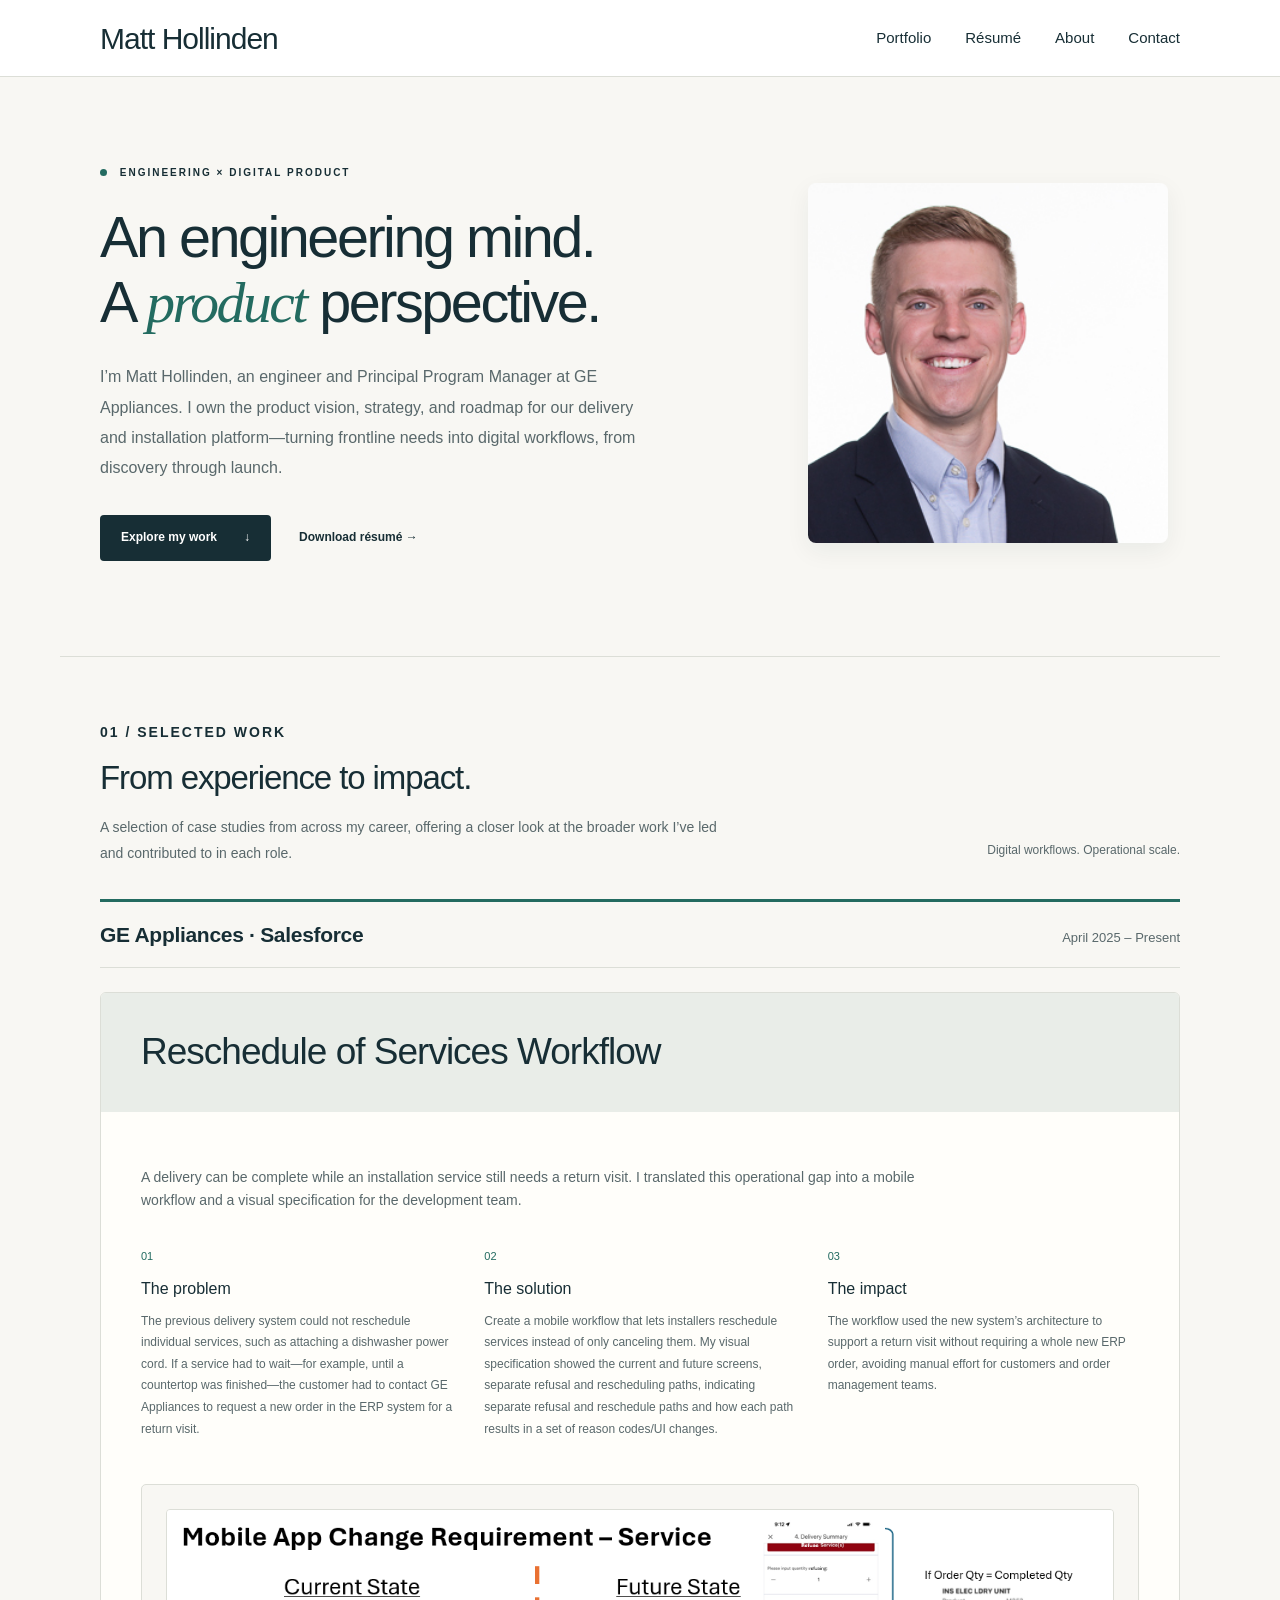
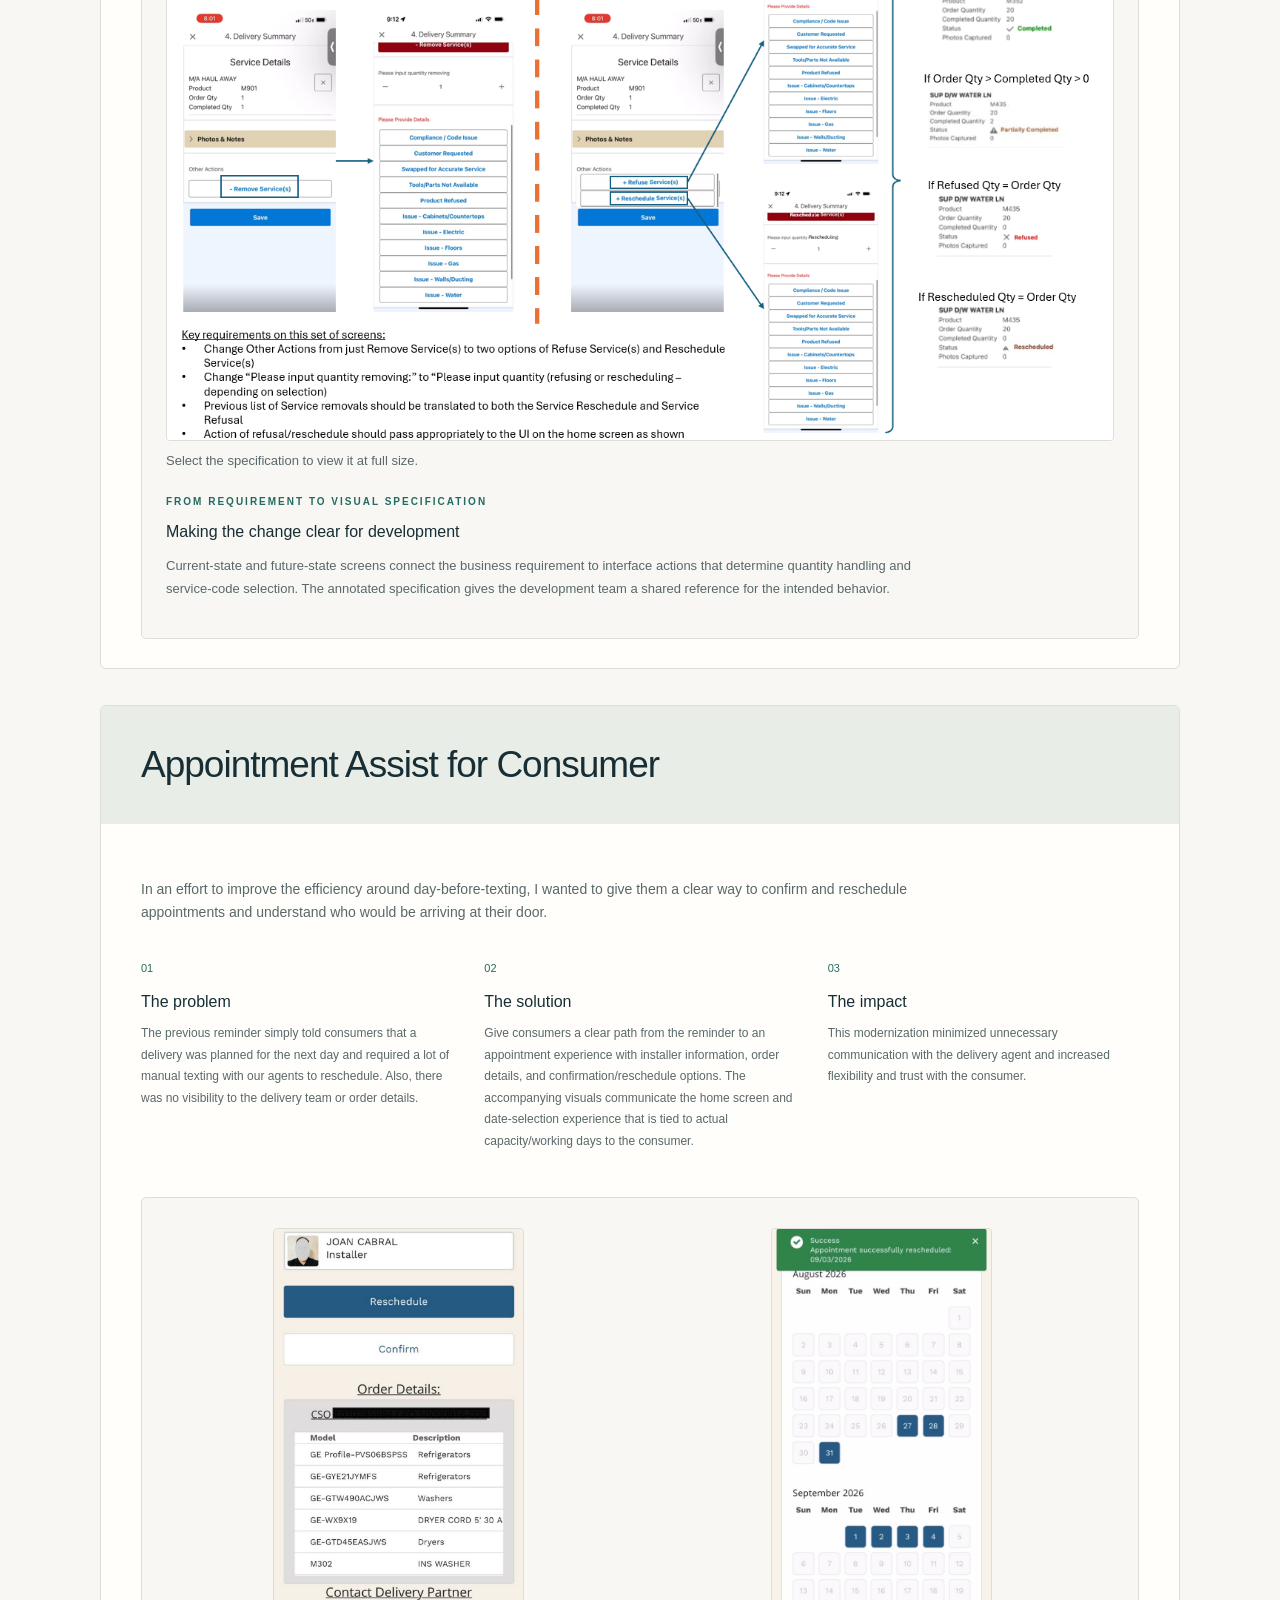
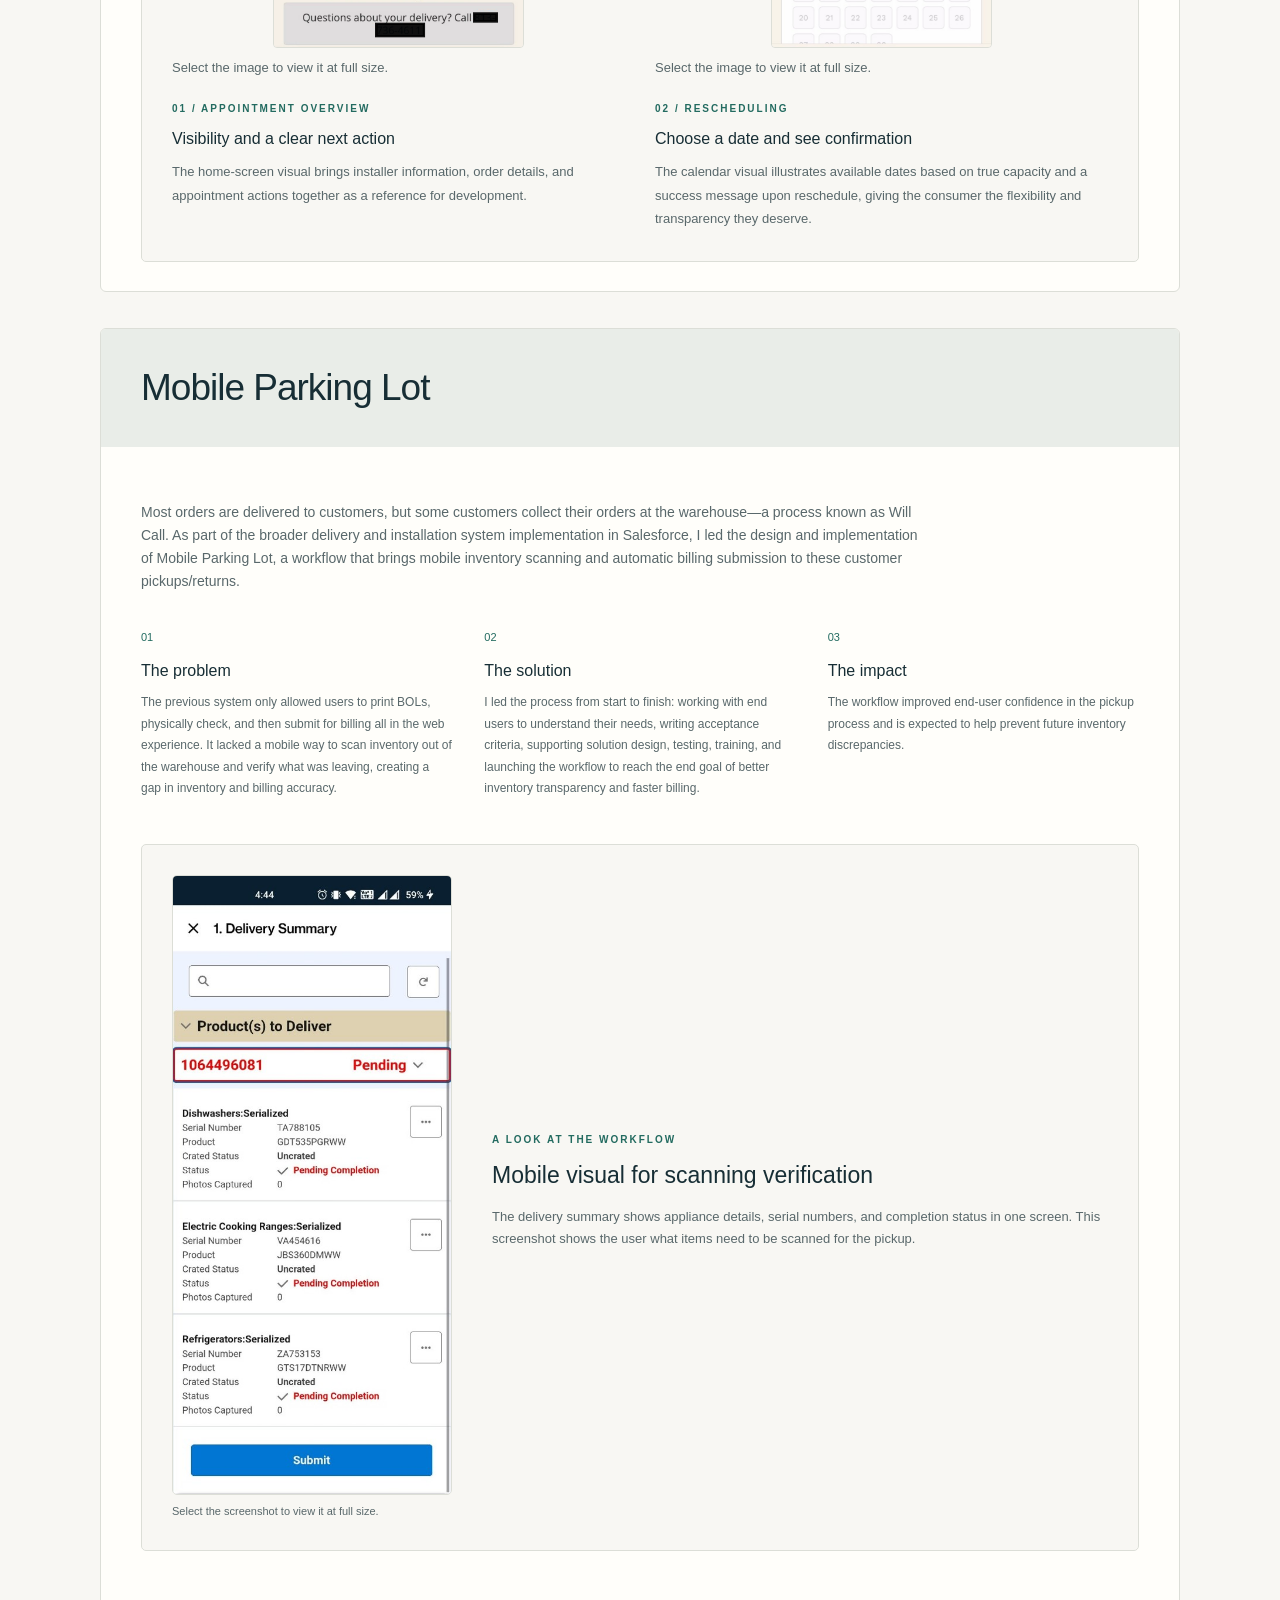
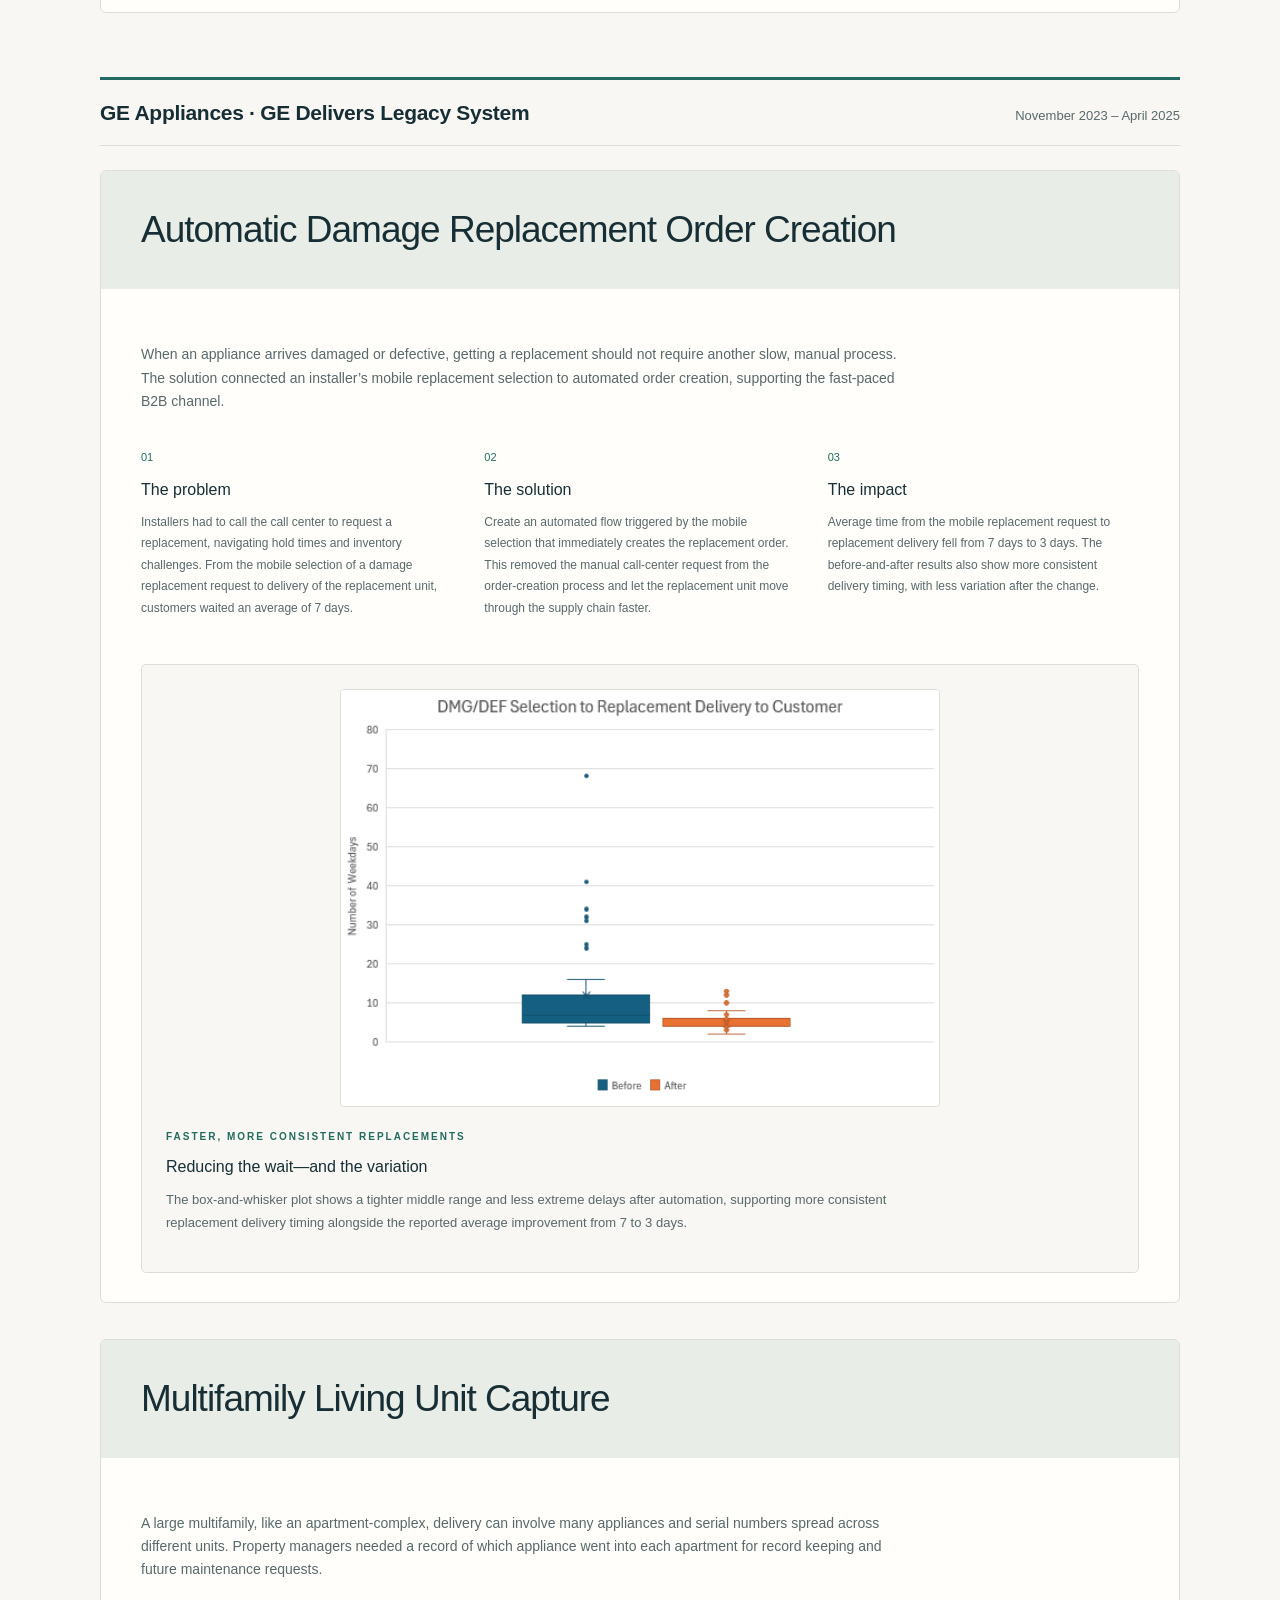
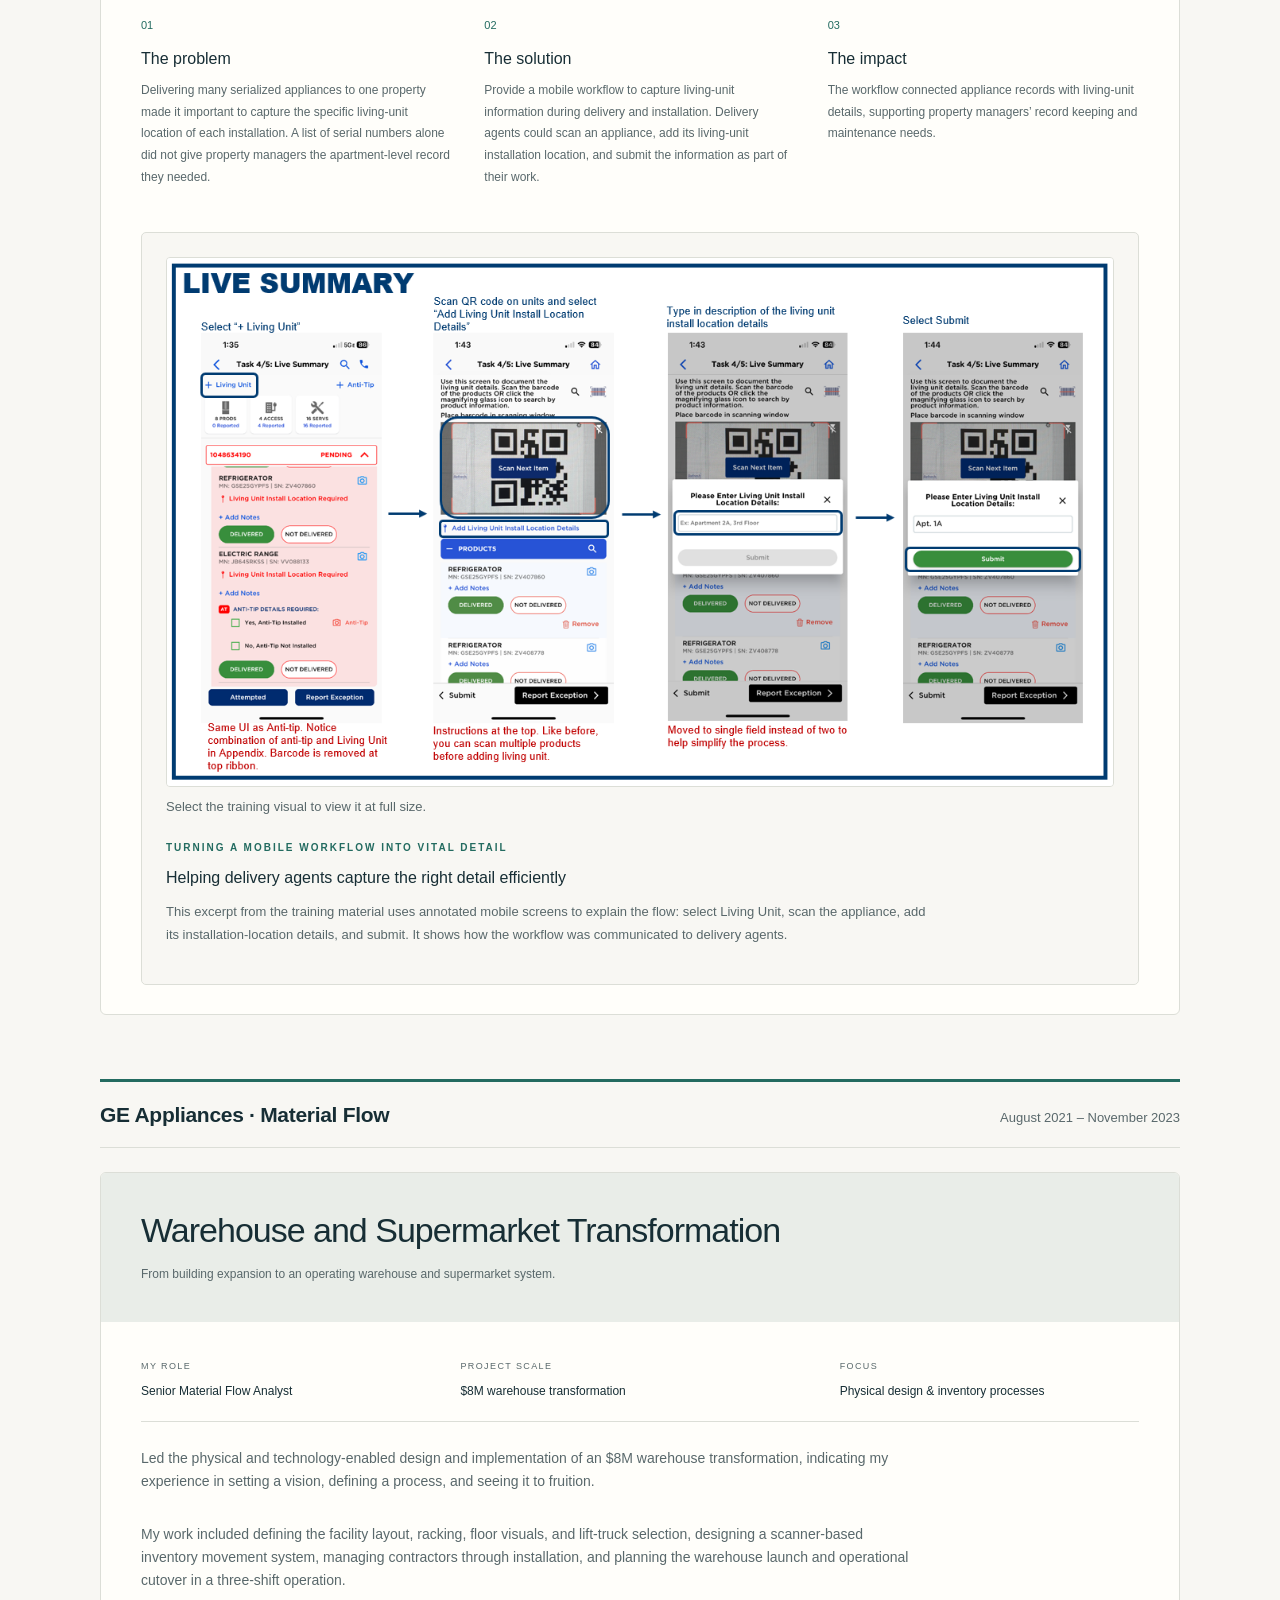
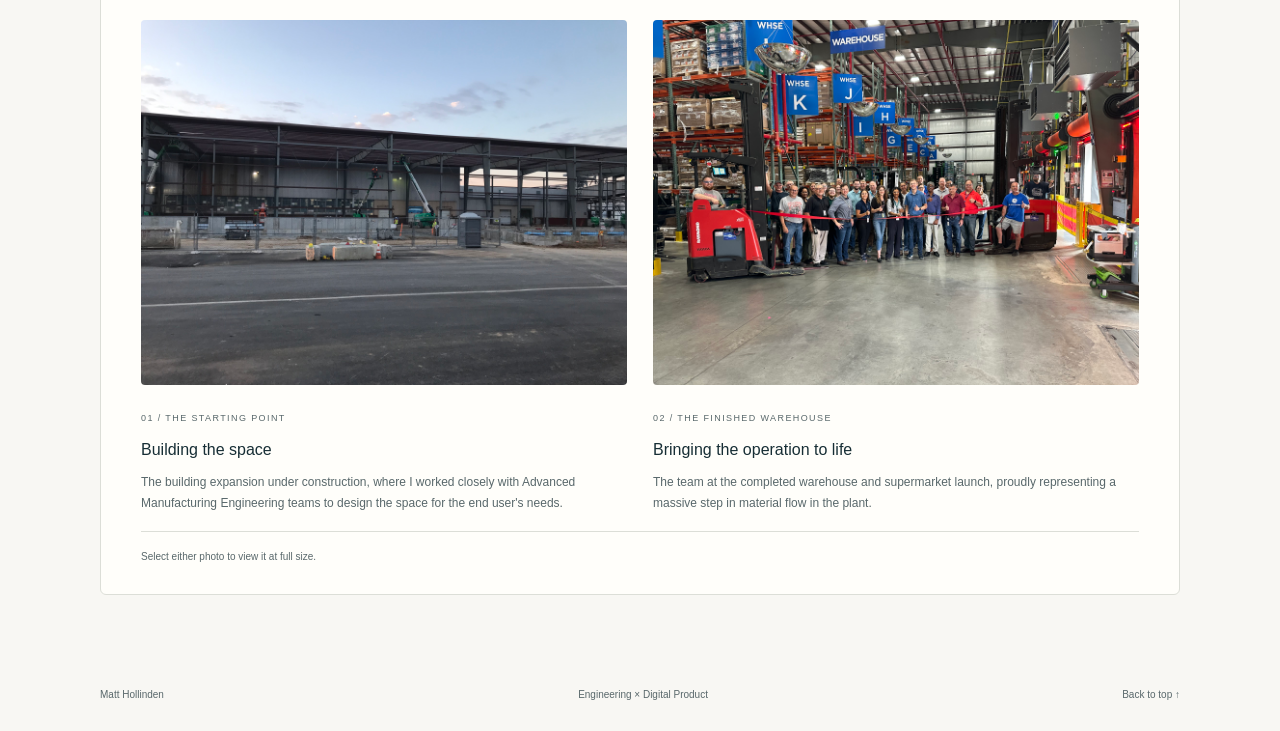
<file: index.html>
<!doctype html>
<html lang="en">
<head>
  <meta charset="utf-8">
  <meta name="viewport" content="width=device-width, initial-scale=1">
  <meta name="description" content="Matt Hollinden — engineer and Principal Program Manager at GE Appliances, exploring digital product management.">
  <title>Matt Hollinden · Digital Product Management</title>
  <link rel="stylesheet" href="styles.css">
</head>
<body>
  <header class="site-header">
    <div class="header-inner wrap">
      <a class="wordmark" href="index.html" aria-label="Matt Hollinden home">Matt Hollinden</a>
      <nav aria-label="Main navigation"><a href="#work">Portfolio</a><a href="assets/matt-hollinden-resume.pdf" download>Résumé</a><a href="about.html">About</a><a href="contact.html">Contact</a></nav>
    </div>
  </header>
  <main id="home">
    <section class="hero wrap" aria-labelledby="intro-title">
      <div class="hero-copy"><p class="eyebrow"><span class="dot"></span> ENGINEERING × DIGITAL PRODUCT</p>
        <h1 id="intro-title">An engineering mind.<br>A <em>product</em> perspective.</h1>
        <p class="intro">I’m Matt Hollinden, an engineer and Principal Program Manager at GE Appliances. I own the product vision, strategy, and roadmap for our delivery and installation platform—turning frontline needs into digital workflows, from discovery through launch.</p>
        <div class="actions"><a class="button" href="#work">Explore my work <span aria-hidden="true">↓</span></a><a class="text-link" href="assets/matt-hollinden-resume.pdf" download>Download résumé <span aria-hidden="true">→</span></a></div>
      </div>
      <img class="hero-headshot" src="assets/matt-hollinden-headshot.jpg" alt="Matt Hollinden’s professional headshot" width="300" height="300" fetchpriority="high">
    </section>
    <section class="work section wrap" id="work" aria-labelledby="work-title">
      <div class="section-heading"><div><p class="eyebrow">01 / SELECTED WORK</p><h2 id="work-title">From experience to impact.</h2><p class="work-intro">A selection of case studies from across my career, offering a closer look at the broader work I’ve led and contributed to in each role.</p></div><p>Digital workflows. Operational scale.</p></div>
      <div class="work-group" role="group" aria-labelledby="salesforce-work-title">
        <header class="work-group-heading"><h3 id="salesforce-work-title">GE Appliances · Salesforce</h3><p class="work-group-dates">April 2025 – Present</p></header>
      <article class="case-study salesforce-project" aria-labelledby="services-title">
        <div class="case-banner case-banner-compact"><div><h3 id="services-title">Reschedule of Services Workflow</h3></div></div>
        <div class="case-content">
          <p class="case-summary">A delivery can be complete while an installation service still needs a return visit. I translated this operational gap into a mobile workflow and a visual specification for the development team.</p>
          <div class="case-grid">
            <section><span class="step">01</span><h4>The problem</h4><p class="placeholder">The previous delivery system could not reschedule individual services, such as attaching a dishwasher power cord. If a service had to wait—for example, until a countertop was finished—the customer had to contact GE Appliances to request a new order in the ERP system for a return visit.</p></section>
            <section><span class="step">02</span><h4>The solution</h4><p class="placeholder">Create a mobile workflow that lets installers reschedule services instead of only canceling them. My visual specification showed the current and future screens, separate refusal and rescheduling paths, indicating separate refusal and reschedule paths and how each path results in a set of reason codes/UI changes.</p></section>
            <section><span class="step">03</span><h4>The impact</h4><p class="placeholder">The workflow used the new system’s architecture to support a return visit without requiring a whole new ERP order, avoiding manual effort for customers and order management teams.</p></section>
          </div>
          <figure class="specification-figure">
            <a href="assets/reschedule-services-spec.png" target="_blank" rel="noopener" aria-label="View full-size Reschedule of Services visual specification"><img src="assets/reschedule-services-spec.png" alt="Visual specification comparing current and future mobile service workflows, with annotated refusal and rescheduling paths and resulting service statuses" width="1278" height="716" loading="lazy"></a>
            <figcaption class="image-caption"><p class="image-hint">Select the specification to view it at full size.</p><p class="eyebrow">FROM REQUIREMENT TO VISUAL SPECIFICATION</p><h4>Making the change clear for development</h4><p>Current-state and future-state screens connect the business requirement to interface actions that determine quantity handling and service-code selection. The annotated specification gives the development team a shared reference for the intended behavior.</p></figcaption>
          </figure>
        </div>
      </article>
      <article class="case-study salesforce-project" aria-labelledby="appointment-title">
        <div class="case-banner case-banner-compact"><div><h3 id="appointment-title">Appointment Assist for Consumer</h3></div></div>
        <div class="case-content">
          <p class="case-summary">In an effort to improve the efficiency around day-before-texting, I wanted to give them a clear way to confirm and reschedule appointments and understand who would be arriving at their door.</p>
          <div class="case-grid">
            <section><span class="step">01</span><h4>The problem</h4><p class="placeholder">The previous reminder simply told consumers that a delivery was planned for the next day and required a lot of manual texting with our agents to reschedule. Also, there was no visibility to the delivery team or order details.</p></section>
            <section><span class="step">02</span><h4>The solution</h4><p class="placeholder">Give consumers a clear path from the reminder to an appointment experience with installer information, order details, and confirmation/reschedule options. The accompanying visuals communicate the home screen and date-selection experience that is tied to actual capacity/working days to the consumer.</p></section>
            <section><span class="step">03</span><h4>The impact</h4><p class="placeholder">This modernization minimized unnecessary communication with the delivery agent and increased flexibility and trust with the consumer.</p></section>
          </div>
          <div class="appointment-gallery">
            <figure><a href="assets/appointment-assist-home.png" target="_blank" rel="noopener" aria-label="View full-size Appointment Assist home screen"><img src="assets/appointment-assist-home.png" alt="Appointment Assist home screen showing installer information, Reschedule and Confirm actions, order details, and delivery partner contact information" width="387" height="651" loading="lazy"></a><figcaption class="image-caption"><p class="image-hint">Select the image to view it at full size.</p><p class="eyebrow">01 / APPOINTMENT OVERVIEW</p><h4>Visibility and a clear next action</h4><p>The home-screen visual brings installer information, order details, and appointment actions together as a reference for development.</p></figcaption></figure>
            <figure><a href="assets/appointment-assist-reschedule.jpg" target="_blank" rel="noopener" aria-label="View full-size Appointment Assist rescheduling screen"><img src="assets/appointment-assist-reschedule.jpg" alt="Appointment rescheduling calendar with available dates highlighted and a success message illustrating confirmation of a new appointment date" width="538" height="1024" loading="lazy"></a><figcaption class="image-caption"><p class="image-hint">Select the image to view it at full size.</p><p class="eyebrow">02 / RESCHEDULING</p><h4>Choose a date and see confirmation</h4><p>The calendar visual illustrates available dates based on true capacity and a success message upon reschedule, giving the consumer the flexibility and transparency they deserve.</p></figcaption></figure>
          </div>
          
        </div>
      </article>
      <article class="case-study">
        <div class="case-banner case-banner-compact"><div><h3>Mobile Parking Lot</h3></div></div>
        <div class="case-content">
          <p class="case-summary">Most orders are delivered to customers, but some customers collect their orders at the warehouse—a process known as Will Call. As part of the broader delivery and installation system implementation in Salesforce, I led the design and implementation of Mobile Parking Lot, a workflow that brings mobile inventory scanning and automatic billing submission to these customer pickups/returns.</p>
          <div class="case-grid"><section><span class="step">01</span><h4>The problem</h4><p class="placeholder">The previous system only allowed users to print BOLs, physically check, and then submit for billing all in the web experience. It lacked a mobile way to scan inventory out of the warehouse and verify what was leaving, creating a gap in inventory and billing accuracy.</p></section><section><span class="step">02</span><h4>The solution</h4><p class="placeholder">I led the process from start to finish: working with end users to understand their needs, writing acceptance criteria, supporting solution design, testing, training, and launching the workflow to reach the end goal of better inventory transparency and faster billing.</p></section><section><span class="step">03</span><h4>The impact</h4><p class="placeholder">The workflow improved end-user confidence in the pickup process and is expected to help prevent future inventory discrepancies.</p></section></div>
          <figure class="mobile-workflow-figure">
            <div class="screenshot-preview"><a href="assets/mobile-parking-lot.jpg" target="_blank" rel="noopener" aria-label="View full-size Mobile Parking Lot delivery summary screenshot"><img src="assets/mobile-parking-lot.jpg" alt="Mobile delivery summary listing serialized appliances, serial numbers, pending completion statuses, and a Submit button" width="474" height="1054" loading="lazy"></a><p class="image-hint">Select the screenshot to view it at full size.</p></div>
            <figcaption><p class="eyebrow">A LOOK AT THE WORKFLOW</p><h4>Mobile visual for scanning verification</h4><p>The delivery summary shows appliance details, serial numbers, and completion status in one screen. This screenshot shows the user what items need to be scanned for the pickup.</p></figcaption>
          </figure>
          
        </div>
      </article>
      </div>
      <div class="work-group" role="group" aria-labelledby="legacy-work-title">
        <header class="work-group-heading"><h3 id="legacy-work-title">GE Appliances · GE Delivers Legacy System</h3><p class="work-group-dates">November 2023 – April 2025</p></header>
      <article class="case-study legacy-project" aria-labelledby="replacement-title">
        <div class="case-banner case-banner-compact"><div><h3 id="replacement-title">Automatic Damage Replacement Order Creation</h3></div></div>
        <div class="case-content">
          <p class="case-summary">When an appliance arrives damaged or defective, getting a replacement should not require another slow, manual process. The solution connected an installer’s mobile replacement selection to automated order creation, supporting the fast-paced B2B channel.</p>
          <div class="case-grid">
            <section><span class="step">01</span><h4>The problem</h4><p class="placeholder">Installers had to call the call center to request a replacement, navigating hold times and inventory challenges. From the mobile selection of a damage replacement request to delivery of the replacement unit, customers waited an average of 7 days.</p></section>
            <section><span class="step">02</span><h4>The solution</h4><p class="placeholder">Create an automated flow triggered by the mobile selection that immediately creates the replacement order. This removed the manual call-center request from the order-creation process and let the replacement unit move through the supply chain faster.</p></section>
            <section><span class="step">03</span><h4>The impact</h4><p class="placeholder">Average time from the mobile replacement request to replacement delivery fell from 7 days to 3 days. The before-and-after results also show more consistent delivery timing, with less variation after the change.</p></section>
          </div>
          <figure class="specification-figure replacement-results">
            <a href="assets/auto-replacement-results.png" target="_blank" rel="noopener" aria-label="View full-size automatic replacement results box-and-whisker plot"><img src="assets/auto-replacement-results.png" alt="Before-and-after box-and-whisker plot of weekdays from damage or defect selection to replacement delivery, showing a tighter distribution and fewer extreme delays after the change" width="536" height="373" loading="lazy"></a>
            <figcaption><p class="eyebrow">FASTER, MORE CONSISTENT REPLACEMENTS</p><h4>Reducing the wait—and the variation</h4><p>The box-and-whisker plot shows a tighter middle range and less extreme delays after automation, supporting more consistent replacement delivery timing alongside the reported average improvement from 7 to 3 days.</p></figcaption>
          </figure>
        </div>
      </article>
      <article class="case-study legacy-project" aria-labelledby="multifamily-title">
        <div class="case-banner case-banner-compact"><div><h3 id="multifamily-title">Multifamily Living Unit Capture</h3></div></div>
        <div class="case-content">
          <p class="case-summary">A large multifamily, like an apartment-complex, delivery can involve many appliances and serial numbers spread across different units. Property managers needed a record of which appliance went into each apartment for record keeping and future maintenance requests.</p>
          <div class="case-grid">
            <section><span class="step">01</span><h4>The problem</h4><p class="placeholder">Delivering many serialized appliances to one property made it important to capture the specific living-unit location of each installation. A list of serial numbers alone did not give property managers the apartment-level record they needed.</p></section>
            <section><span class="step">02</span><h4>The solution</h4><p class="placeholder">Provide a mobile workflow to capture living-unit information during delivery and installation. Delivery agents could scan an appliance, add its living-unit installation location, and submit the information as part of their work.</p></section>
            <section><span class="step">03</span><h4>The impact</h4><p class="placeholder">The workflow connected appliance records with living-unit details, supporting property managers’ record keeping and maintenance needs.</p></section>
          </div>
          <figure class="specification-figure">
            <a href="assets/multifamily-living-unit-training.png" target="_blank" rel="noopener" aria-label="View full-size Multifamily Living Unit Capture training workflow"><img src="assets/multifamily-living-unit-training.png" alt="Annotated delivery-agent training sequence showing Living Unit selection, appliance scanning, entry of living-unit installation details, and submission" width="1190" height="664" loading="lazy"></a>
            <figcaption class="image-caption"><p class="image-hint">Select the training visual to view it at full size.</p><p class="eyebrow">TURNING A MOBILE WORKFLOW INTO VITAL DETAIL</p><h4>Helping delivery agents capture the right detail efficiently</h4><p>This excerpt from the training material uses annotated mobile screens to explain the flow: select Living Unit, scan the appliance, add its installation-location details, and submit. It shows how the workflow was communicated to delivery agents.</p></figcaption>
          </figure>
        </div>
      </article>
      </div>
      <div class="work-group" role="group" aria-labelledby="materials-work-title">
        <header class="work-group-heading"><h3 id="materials-work-title">GE Appliances · Material Flow</h3><p class="work-group-dates">August 2021 – November 2023</p></header>
      <article class="case-study warehouse-project" aria-labelledby="warehouse-title">
        <div class="case-banner"><div><h3 id="warehouse-title">Warehouse and Supermarket Transformation</h3><p>From building expansion to an operating warehouse and supermarket system.</p></div></div>
        <div class="case-content">
          <div class="case-meta"><div><span class="label">MY ROLE</span><p>Senior Material Flow Analyst</p></div><div><span class="label">PROJECT SCALE</span><p>$8M warehouse transformation</p></div><div><span class="label">FOCUS</span><p>Physical design & inventory processes</p></div></div>
          <p class="case-summary">Led the physical and technology-enabled design and implementation of an $8M warehouse transformation, indicating my experience in setting a vision, defining a process, and seeing it to fruition.</p>
          <p class="warehouse-detail">My work included defining the facility layout, racking, floor visuals, and lift-truck selection, designing a scanner-based inventory movement system, managing contractors through installation, and planning the warehouse launch and operational cutover in a three-shift operation.</p>
          <div class="warehouse-gallery">
            <figure><a href="assets/warehouse-expansion.jpg" target="_blank" rel="noopener" aria-label="View full-size photo of the warehouse expansion under construction"><img src="assets/warehouse-expansion.jpg" alt="Warehouse building expansion under construction, with exposed steel framing and construction lifts" width="4032" height="3024" loading="lazy"></a><figcaption><span class="label">01 / THE STARTING POINT</span><h4>Building the space</h4><p>The building expansion under construction, where I worked closely with Advanced Manufacturing Engineering teams to design the space for the end user's needs.</p></figcaption></figure>
            <figure><a href="assets/warehouse-completed.jpg" target="_blank" rel="noopener" aria-label="View full-size photo of the completed warehouse and team"><img src="assets/warehouse-completed.jpg" alt="Team gathered for a ribbon cutting inside the completed warehouse, with stocked racks, aisle signs, and lift trucks" width="4032" height="3024" loading="lazy"></a><figcaption><span class="label">02 / THE FINISHED WAREHOUSE</span><h4>Bringing the operation to life</h4><p>The team at the completed warehouse and supermarket launch, proudly representing a massive step in material flow in the plant.</p></figcaption></figure>
          </div>
          <p class="editor-note">Select either photo to view it at full size.</p>
        </div>
      </article>
      </div>
    </section>
  </main>
  <footer class="wrap"><span>Matt Hollinden</span><span>Engineering × Digital Product</span><a href="#home">Back to top ↑</a></footer>
</body>
</html>
</file>
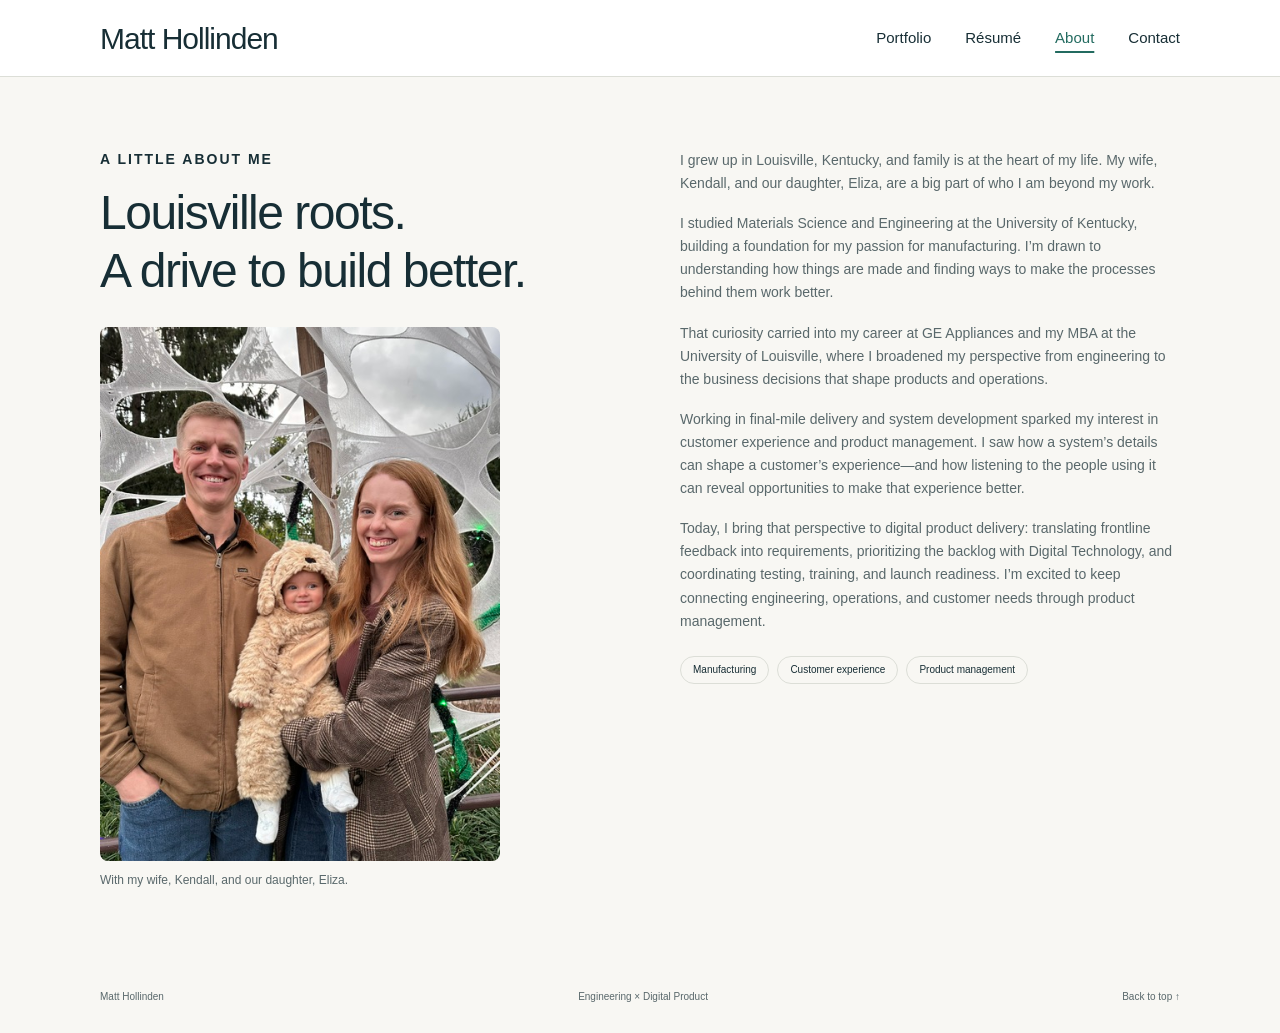
<file: about.html>
<!doctype html>
<html lang="en">
<head>
  <meta charset="utf-8">
  <meta name="viewport" content="width=device-width, initial-scale=1">
  <meta name="description" content="Meet Matt Hollinden: Louisville roots, family, engineering, manufacturing, and a journey into digital product management.">
  <title>About · Matt Hollinden</title>
  <link rel="stylesheet" href="styles.css">
</head>
<body class="standalone-page about-page">
  <header class="site-header">
    <div class="header-inner wrap">
      <a class="wordmark" href="index.html" aria-label="Matt Hollinden home">Matt Hollinden</a>
      <nav aria-label="Main navigation"><a href="index.html#work">Portfolio</a><a href="assets/matt-hollinden-resume.pdf" download>Résumé</a><a href="about.html" aria-current="page">About</a><a href="contact.html">Contact</a></nav>
    </div>
  </header>
  <main id="home">
    <section class="about section wrap" id="about" aria-labelledby="about-title">
      <div><p class="eyebrow">A LITTLE ABOUT ME</p><h1 id="about-title">Louisville roots.<br>A drive to build better.</h1>
        <figure style="margin:28px 0 0;max-width:400px">
          <img src="assets/matt-hollinden-family.jpg" alt="Matt Hollinden with his wife, Kendall, and their daughter, Eliza" width="480" height="640" loading="lazy" style="display:block;width:100%;height:auto;border-radius:8px">
          <figcaption style="margin-top:10px;font-size:12px;color:var(--muted)">With my wife, Kendall, and our daughter, Eliza.</figcaption>
        </figure>
      </div>
      <div class="about-copy">
        <p>I grew up in Louisville, Kentucky, and family is at the heart of my life. My wife, Kendall, and our daughter, Eliza, are a big part of who I am beyond my work.</p>
        <p>I studied Materials Science and Engineering at the University of Kentucky, building a foundation for my passion for manufacturing. I’m drawn to understanding how things are made and finding ways to make the processes behind them work better.</p>
        <p>That curiosity carried into my career at GE Appliances and my MBA at the University of Louisville, where I broadened my perspective from engineering to the business decisions that shape products and operations.</p>
        <p>Working in final-mile delivery and system development sparked my interest in customer experience and product management. I saw how a system’s details can shape a customer’s experience—and how listening to the people using it can reveal opportunities to make that experience better.</p>
        <p>Today, I bring that perspective to digital product delivery: translating frontline feedback into requirements, prioritizing the backlog with Digital Technology, and coordinating testing, training, and launch readiness. I’m excited to keep connecting engineering, operations, and customer needs through product management.</p>
        <div class="tags"><span>Manufacturing</span><span>Customer experience</span><span>Product management</span></div>
      </div>
    </section>
  </main>
  <footer class="wrap"><span>Matt Hollinden</span><span>Engineering × Digital Product</span><a href="#home">Back to top ↑</a></footer>
</body>
</html>
</file>
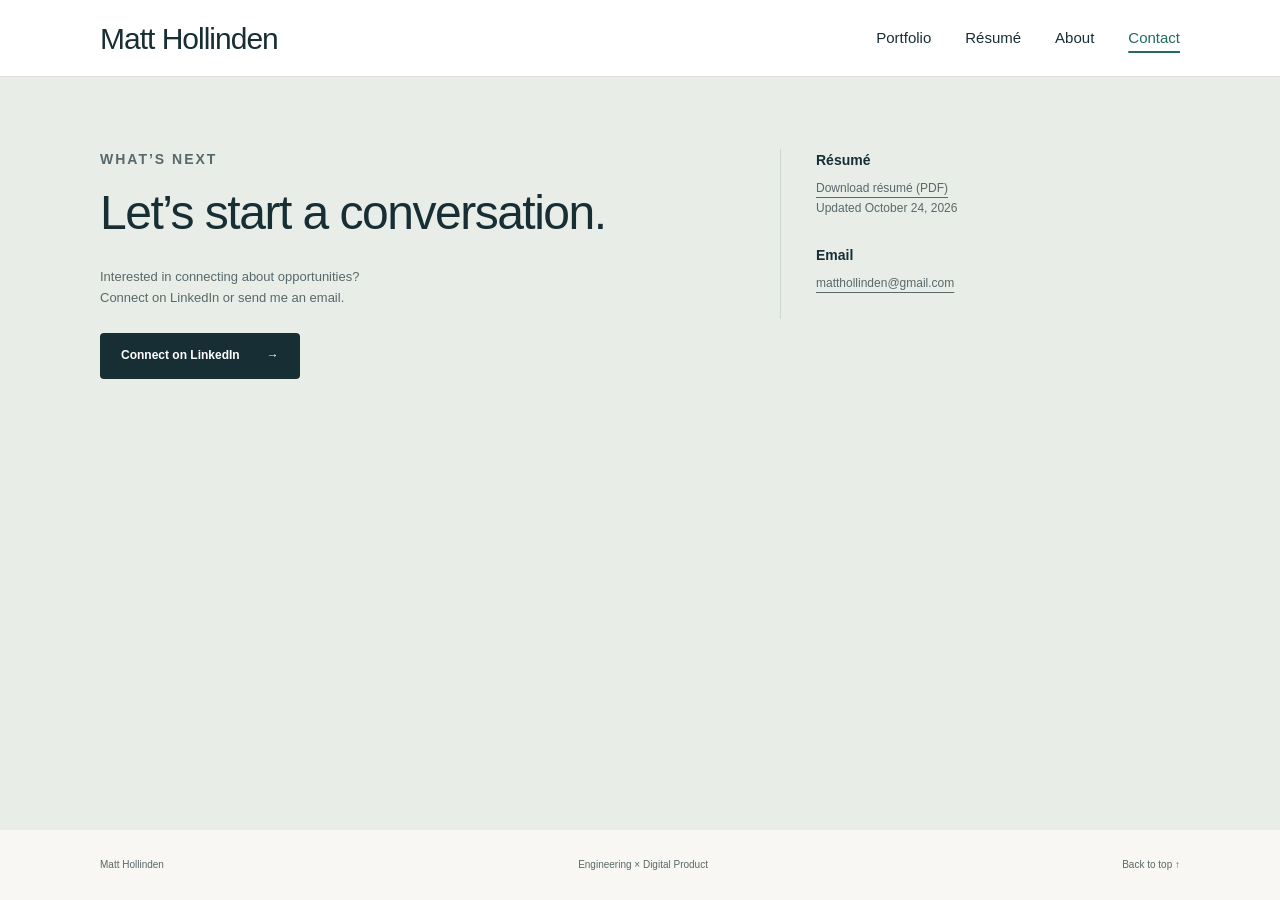
<file: contact.html>
<!doctype html>
<html lang="en">
<head>
  <meta charset="utf-8">
  <meta name="viewport" content="width=device-width, initial-scale=1">
  <meta name="description" content="Connect with Matt Hollinden about digital product management, or download his résumé.">
  <title>Contact · Matt Hollinden</title>
  <link rel="stylesheet" href="styles.css">
</head>
<body class="standalone-page contact-page">
  <header class="site-header">
    <div class="header-inner wrap">
      <a class="wordmark" href="index.html" aria-label="Matt Hollinden home">Matt Hollinden</a>
      <nav aria-label="Main navigation"><a href="index.html#work">Portfolio</a><a href="assets/matt-hollinden-resume.pdf" download>Résumé</a><a href="about.html">About</a><a href="contact.html" aria-current="page">Contact</a></nav>
    </div>
  </header>
  <main id="home">
    <section class="contact section" id="contact" aria-labelledby="contact-title"><div class="wrap contact-inner"><div><p class="eyebrow">WHAT’S NEXT</p><h1 id="contact-title">Let’s start a conversation.</h1><p>Interested in connecting about opportunities?<br>Connect on LinkedIn or send me an email.</p><a class="button" href="https://www.linkedin.com/in/matthew-hollinden-69a531a7/" target="_blank" rel="noopener noreferrer">Connect on LinkedIn <span aria-hidden="true">→</span></a></div><div class="resources" id="resume"><div><h3>Résumé</h3><p><a href="assets/matt-hollinden-resume.pdf" download>Download résumé (PDF)</a><br>Updated October 24, 2026</p></div><div><h3>Email</h3><p><a href="mailto:matthollinden@gmail.com">matthollinden@gmail.com</a></p></div></div></div></section>
  </main>
  <footer class="wrap"><span>Matt Hollinden</span><span>Engineering × Digital Product</span><a href="#home">Back to top ↑</a></footer>
</body>
</html>
</file>
<file: styles.css>
:root{--paper:#f8f7f3;--ink:#172e35;--muted:#59686b;--teal:#236b60;--line:#dcded7;--mint:#e4ece5}*{box-sizing:border-box}html{scroll-behavior:smooth;scroll-padding-top:30px}body{margin:0;background:var(--paper);color:var(--ink);font-family:Arial,Helvetica,sans-serif;font-size:16px;line-height:1.65}a{color:inherit;text-underline-offset:5px}a:focus-visible{outline:3px solid var(--teal);outline-offset:6px} .wrap{max-width:1160px;margin:auto;padding-left:40px;padding-right:40px}.site-header{background:#fff;border-bottom:1px solid var(--line)}.header-inner{min-height:76px;display:flex;align-items:center;justify-content:space-between;gap:32px}.wordmark{font-family:Arial,Helvetica,sans-serif;font-size:30px;font-style:normal;font-weight:500;text-decoration:none;letter-spacing:-1px;white-space:nowrap;line-height:1.3}nav{display:flex;align-items:center;gap:34px}nav a{font-size:15px;text-decoration:none;padding:12px 0}nav a:hover,.text-link:hover{color:var(--teal)}.hero{display:grid;grid-template-columns:1.65fr 1fr;gap:65px;align-items:center;padding-top:88px;padding-bottom:95px}.eyebrow{font-size:10px;font-weight:700;letter-spacing:2px;margin:0 0 25px;line-height:1.5}.dot{display:inline-block;width:7px;height:7px;border-radius:50%;background:var(--teal);margin-right:8px}h1,h2,h3,h4,p{margin-top:0}h1{font-size:clamp(38px,4.5vw,58px);letter-spacing:-2.5px;line-height:1.13;font-weight:500;margin-bottom:27px}h1 em{font-family:Georgia,serif;font-weight:400;color:var(--teal)}.intro{font-size:16px;color:var(--muted);max-width:560px;line-height:1.9}.actions{display:flex;align-items:center;gap:28px;margin-top:31px}.button{display:inline-flex;gap:27px;justify-content:space-between;align-items:center;padding:13px 21px;background:var(--ink);color:white;border-radius:4px;text-decoration:none;font-size:12px;font-weight:600}.button:hover{background:var(--teal)}.text-link{font-size:12px;font-weight:600;text-decoration:none}.hero-headshot{display:block;width:100%;max-width:360px;height:auto;aspect-ratio:1;object-fit:contain;justify-self:center;border-radius:8px;box-shadow:0 8px 25px #172e3510}.section{padding-top:65px;padding-bottom:65px}.work{border-top:1px solid var(--line)}.section-heading{display:flex;justify-content:space-between;align-items:end;margin-bottom:33px}.section-heading .eyebrow,.about .eyebrow,.contact .eyebrow{font-size:14px;margin-bottom:14px}h2{font-size:33px;font-weight:500;letter-spacing:-1.1px;line-height:1.3;margin-bottom:0}.section-heading>p{font-size:12px;color:var(--muted);margin-bottom:5px}.case-study{border:1px solid var(--line);border-radius:6px;overflow:hidden;background:#fffefa}.case-banner{padding:37px 40px;background:#e9ede8;display:flex;justify-content:space-between;gap:30px;align-items:center}.case-banner .eyebrow{color:var(--teal);margin-bottom:15px}.case-banner h3{font-size:34px;line-height:1.2;letter-spacing:-1px;font-weight:500;margin-bottom:14px}.case-banner p:last-child{font-size:12px;color:var(--muted);margin-bottom:0}.workflow{min-width:205px;display:flex;flex-direction:column;align-items:center}.workflow>span:not(.flow-arrow){background:#f8faf5;border:1px solid #cdd7cd;padding:13px 19px;width:100%;border-radius:4px;font-size:10px;color:var(--teal)}.workflow strong{margin-left:20px;font-size:12px;color:var(--ink);font-weight:500}.flow-arrow{color:var(--teal);height:30px}.case-content{padding:29px 40px}.case-meta{display:grid;grid-template-columns:1fr 1.2fr 1fr;gap:20px;border-bottom:1px solid var(--line);padding-bottom:19px}.label{font-size:9px;letter-spacing:1.4px;color:var(--muted)}.case-meta p{font-size:12px;margin:5px 0 0}.draft-tag{color:#76511b;background:#f6ecd6;padding:5px 9px;border-radius:3px;font-size:10px}.case-summary{max-width:780px;font-size:14px;margin:25px 0 30px;color:var(--muted)}.case-grid{display:grid;grid-template-columns:repeat(3,1fr);gap:32px}.step{font-size:11px;color:var(--teal)}h4{font-size:16px;font-weight:500;margin:8px 0}.placeholder{color:var(--muted);font-size:12px;line-height:1.8}.editor-note{border-top:1px solid var(--line);padding-top:17px;margin:16px 0 0;color:var(--muted);font-size:10px}.about{display:grid;grid-template-columns:1fr 1fr;gap:80px;padding-bottom:85px}.about-copy p{font-size:14px;color:var(--muted);margin-bottom:17px}.tags{display:flex;gap:8px;flex-wrap:wrap;margin-top:23px}.tags span{font-size:10px;border:1px solid var(--line);border-radius:20px;padding:5px 12px}.contact{background:#e9ede8}.contact-inner{display:grid;grid-template-columns:1.5fr 1fr;gap:80px}.contact h2{font-size:36px;margin-bottom:19px}.contact p{font-size:13px;color:var(--muted);margin-bottom:25px}.resources{border-left:1px solid #cdd7cd;padding-left:35px}.resources h3{font-size:14px;font-weight:600;margin-bottom:7px}.resources p{font-size:12px;max-width:260px}footer{display:flex;justify-content:space-between;gap:20px;padding-top:27px;padding-bottom:27px;font-size:10px;color:var(--muted)}footer a{text-decoration:none}@media(max-width:800px){.wrap{padding-left:24px;padding-right:24px}.hero{gap:30px;grid-template-columns:1.5fr 1fr;padding-top:60px;padding-bottom:65px}h1{letter-spacing:-1.5px}.about{gap:30px}.contact-inner{gap:30px}.case-banner,.case-content{padding:27px}.workflow{min-width:160px}.case-grid{gap:20px}}@media(max-width:600px){.header-inner{min-height:100px;flex-direction:column;justify-content:center;gap:6px;padding-top:12px;padding-bottom:10px}.wordmark{font-size:28px}nav{justify-content:center;gap:25px;flex-wrap:wrap}nav a{font-size:13px;padding:6px 0}.hero{grid-template-columns:1fr;gap:45px;padding-top:45px}.hero-headshot{max-width:300px}.hero h1{font-size:43px}.intro{font-size:15px}.section{padding-top:43px;padding-bottom:43px}.section-heading{display:block}.section-heading>p{margin-top:12px}h2{font-size:29px}.case-banner{display:block}.case-banner h3{font-size:30px}.workflow{margin-top:25px;flex-direction:row;gap:8px}.flow-arrow{transform:rotate(-90deg);height:auto}.workflow>span:not(.flow-arrow){padding:10px;white-space:nowrap}.workflow strong{margin-left:7px}.case-meta{grid-template-columns:1fr;gap:12px}.case-grid,.about,.contact-inner{grid-template-columns:1fr;gap:22px}.case-grid section{border-top:1px solid var(--line);padding-top:15px}.resources{border-left:0;border-top:1px solid #cdd7cd;padding:25px 0 0}.contact h2{font-size:30px}footer{flex-wrap:wrap}footer span:nth-child(2){display:none}}@media(prefers-reduced-motion:reduce){html{scroll-behavior:auto}}

.warehouse-project{margin-top:36px}.warehouse-detail{font-size:14px;color:var(--muted);max-width:780px;margin-bottom:28px}.warehouse-gallery{display:grid;grid-template-columns:1fr 1fr;gap:26px}.warehouse-gallery figure{margin:0;min-width:0}.warehouse-gallery a{display:block;border-radius:4px;overflow:hidden}.warehouse-gallery img{display:block;width:100%;height:auto;aspect-ratio:4/3}.warehouse-gallery figcaption{padding:18px 0 0}.warehouse-gallery figcaption p{font-size:12px;line-height:1.8;color:var(--muted);margin-bottom:0}@media(max-width:600px){.warehouse-gallery{grid-template-columns:1fr;gap:28px}}

.mobile-workflow-figure{display:grid;grid-template-columns:minmax(0,280px) minmax(0,1fr);align-items:center;gap:40px;margin:32px 0;padding:30px;background:var(--paper);border:1px solid var(--line);border-radius:5px}.mobile-workflow-figure>a{display:block;max-width:280px;width:100%;justify-self:center}.mobile-workflow-figure img{display:block;width:100%;height:auto;border-radius:5px;border:1px solid var(--line)}.mobile-workflow-figure .eyebrow{color:var(--teal);margin-bottom:14px}.mobile-workflow-figure h4{font-size:23px;line-height:1.3;margin-bottom:15px}.mobile-workflow-figure figcaption>p:not(.eyebrow){font-size:13px;color:var(--muted)}.mobile-workflow-figure .screenshot-hint{margin-bottom:0}@media(max-width:600px){.mobile-workflow-figure{grid-template-columns:1fr;padding:20px;gap:24px}.mobile-workflow-figure h4{font-size:21px}}

.work>.case-study+.case-study{margin-top:36px}.specification-figure{margin:32px 0 0;padding:24px;background:var(--paper);border:1px solid var(--line);border-radius:5px}.specification-figure>a{display:block}.specification-figure img{display:block;width:100%;height:auto;border:1px solid var(--line);border-radius:4px}.specification-figure figcaption{padding-top:22px;max-width:760px}.specification-figure .eyebrow,.appointment-gallery .eyebrow{color:var(--teal);margin-bottom:10px}.specification-figure figcaption>p:not(.eyebrow),.appointment-gallery figcaption>p:not(.eyebrow){font-size:13px;color:var(--muted);line-height:1.8}.specification-figure .screenshot-hint{margin-bottom:0}.appointment-gallery{display:grid;grid-template-columns:1fr 1fr;gap:30px;padding:30px;margin-top:32px;background:var(--paper);border:1px solid var(--line);border-radius:5px}.appointment-gallery figure{margin:0;min-width:0}.appointment-gallery a{display:flex;align-items:flex-start;justify-content:center}.appointment-gallery img{display:block;width:auto;max-width:100%;height:420px;object-fit:contain;object-position:top;border:1px solid var(--line);border-radius:4px}.appointment-gallery figcaption{padding-top:22px}.appointment-gallery figcaption p:last-child{margin-bottom:0}@media(max-width:600px){.specification-figure{padding:15px}.appointment-gallery{grid-template-columns:1fr;padding:20px;gap:30px}.appointment-gallery img{height:auto;max-height:540px;width:auto;max-width:100%}}

.replacement-results>a{max-width:600px;margin-left:auto;margin-right:auto}

/* Selected work: career groups and context */
.work-intro{max-width:640px;margin:16px 0 0;font-size:14px;line-height:1.8;color:var(--muted)}
.work>.section-heading{gap:32px}
.work>.section-heading>p{flex-shrink:0}
.work-group+.work-group{margin-top:64px}
.work-group-heading{display:flex;justify-content:space-between;align-items:baseline;gap:24px;padding:18px 0;margin-bottom:24px;border-top:3px solid var(--teal);border-bottom:1px solid var(--line)}
.work-group-heading h3{font-size:21px;line-height:1.4;font-weight:600;letter-spacing:-.3px;margin:0}
.work-group-dates{flex-shrink:0;margin:0;font-size:13px;color:var(--muted)}
.work-group>.case-study+.case-study{margin-top:36px}
.work-group>.case-study:first-of-type{margin-top:0}
@media(max-width:800px){.work>.section-heading{display:block}.work>.section-heading>p{margin-top:14px}.work-group-heading{flex-direction:column;gap:8px}}
@media(max-width:600px){.work-group+.work-group{margin-top:44px}.work-group-heading h3{font-size:19px}.work-group-dates{font-size:12px}}

/* Dedicated About and Contact pages */
nav a[aria-current="page"]{color:var(--teal);text-decoration:underline;text-decoration-thickness:2px;text-underline-offset:8px}
.standalone-page{min-height:100vh;display:flex;flex-direction:column}
.standalone-page main{flex:1}
.standalone-page footer{width:100%}
.standalone-page .section{padding-top:72px;padding-bottom:72px}
.standalone-page h1{font-size:clamp(34px,4vw,48px);font-weight:500;letter-spacing:-1.5px;line-height:1.2;margin-bottom:24px}
.about-page .about{align-items:start}
.contact-page main{display:flex;flex-direction:column}
.contact-page .contact{flex:1}
.contact-page .contact-inner{align-items:start}
@media(max-width:600px){.standalone-page .section{padding-top:44px;padding-bottom:44px}.standalone-page h1{font-size:34px}}

/* Simplified case headers and image captions */
.case-banner-compact h3{font-size:37px;margin-bottom:0}
.specification-figure figcaption.image-caption,.appointment-gallery figcaption.image-caption{padding-top:0}
.case-study .image-hint{font-size:11px;line-height:1.5;color:var(--muted);margin:8px 0 22px}
.screenshot-preview{max-width:280px;width:100%;justify-self:center;min-width:0}
.screenshot-preview>a{display:block}
.screenshot-preview .image-hint{margin-bottom:0}
@media(max-width:600px){.case-banner-compact h3{font-size:32px}}
</file>
